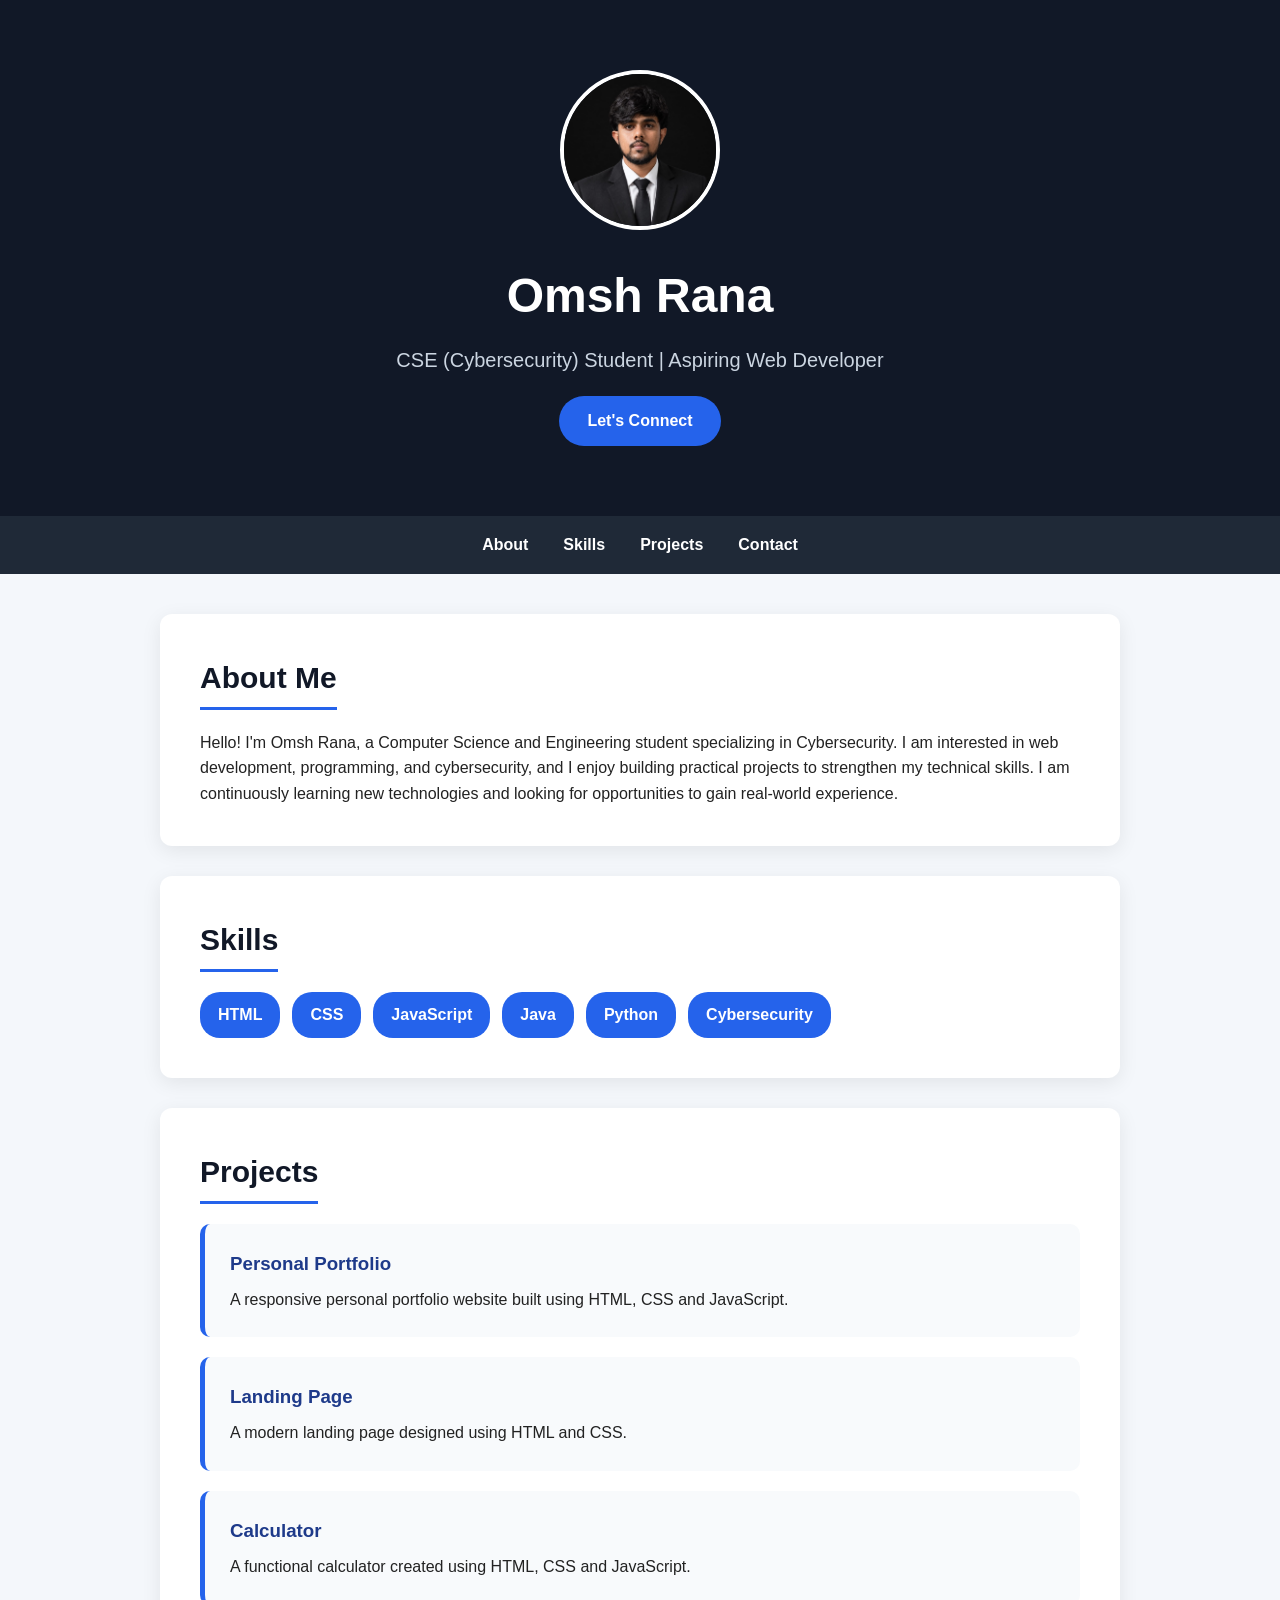
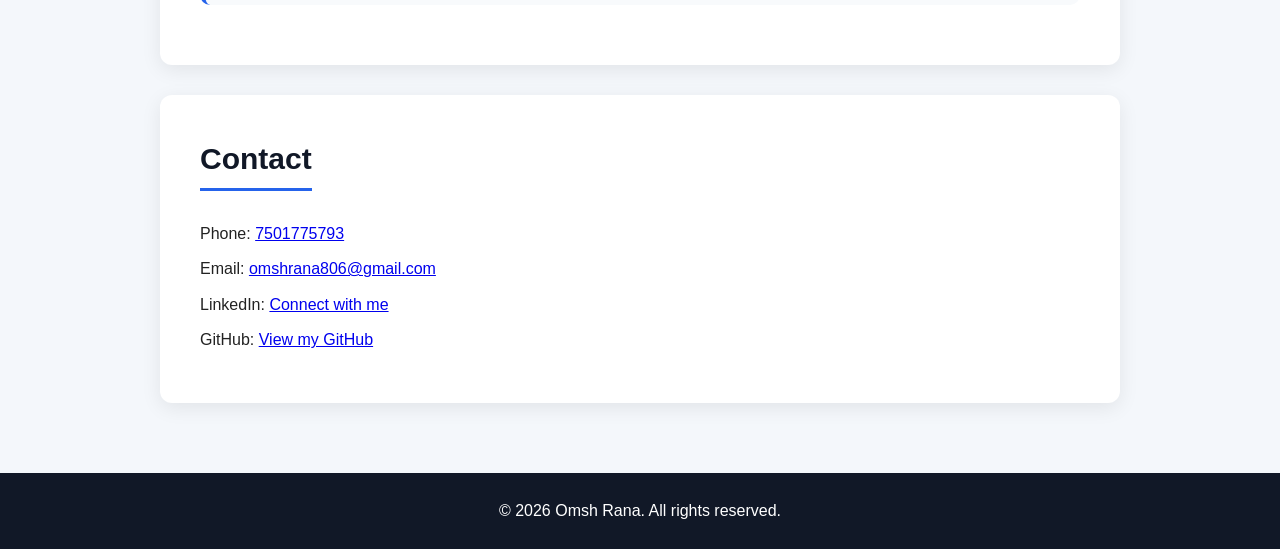
<file: index.html>
<!DOCTYPE html>
<html lang="en">
<head>
    <meta charset="UTF-8">
    <meta name="viewport" content="width=device-width, initial-scale=1.0">
    <title>Omsh Rana | Portfolio</title>
    <link rel="stylesheet" href="style.css">
</head>
<body>
<header>
    <img src="profile.jpg" alt="Omsh Rana" class="profile-photo">

    <h1>Omsh Rana</h1>
    <p>CSE (Cybersecurity) Student | Aspiring Web Developer</p>

    <a href="https://www.linkedin.com/in/omsh-rana-7699b73a4"
       target="_blank"
       class="connect-btn">Let's Connect</a>
</header>

<nav>
    <a href="#about">About</a>
    <a href="#skills">Skills</a>
    <a href="#projects">Projects</a>
    <a href="#contact">Contact</a>
</nav>

<main>

    <section id="about">
        <h2>About Me</h2>
        <p>
    Hello! I'm Omsh Rana, a Computer Science and Engineering student
    specializing in Cybersecurity. I am interested in web development,
    programming, and cybersecurity, and I enjoy building practical
    projects to strengthen my technical skills. I am continuously
    learning new technologies and looking for opportunities to gain
    real-world experience.
</p>
    </section>

    <section id="skills">
        <h2>Skills</h2>
        <ul>
            <li>HTML</li>
            <li>CSS</li>
            <li>JavaScript</li>
            <li>Java</li>
            <li>Python</li>
            <li>Cybersecurity</li>
        </ul>
    </section>

    <section id="projects">
    <h2>Projects</h2>

    <div class="project-card">
        <h3>Personal Portfolio</h3>
        <p>
            A responsive personal portfolio website built using
            HTML, CSS and JavaScript.
        </p>
    </div>

    <div class="project-card">
        <h3>Landing Page</h3>
        <p>
            A modern landing page designed using HTML and CSS.
        </p>
    </div>

    <div class="project-card">
        <h3>Calculator</h3>
        <p>
            A functional calculator created using HTML, CSS and JavaScript.
        </p>
    </div>
    </section>
    <section id="contact">
    <h2>Contact</h2>

    <p>
        Phone:
        <a href="tel:7501775793">7501775793</a>
    </p>

    <p>
        Email:
        <a href="mailto:omshrana806@gmail.com">omshrana806@gmail.com</a>
    </p>

    <p>
        LinkedIn:
        <a href="https://www.linkedin.com/in/omsh-rana-7699b73a4" target="_blank">Connect with me</a>
    </p>

    <p>
        GitHub:
        <a href="https://github.com/omshrana-cs" target="_blank">View my GitHub</a>
    </p>
</section>

</main>

<footer>
    <p>&copy; 2026 Omsh Rana. All rights reserved.</p>
</footer>
<script src="script.js"></script>
</body>
</html>
</file>
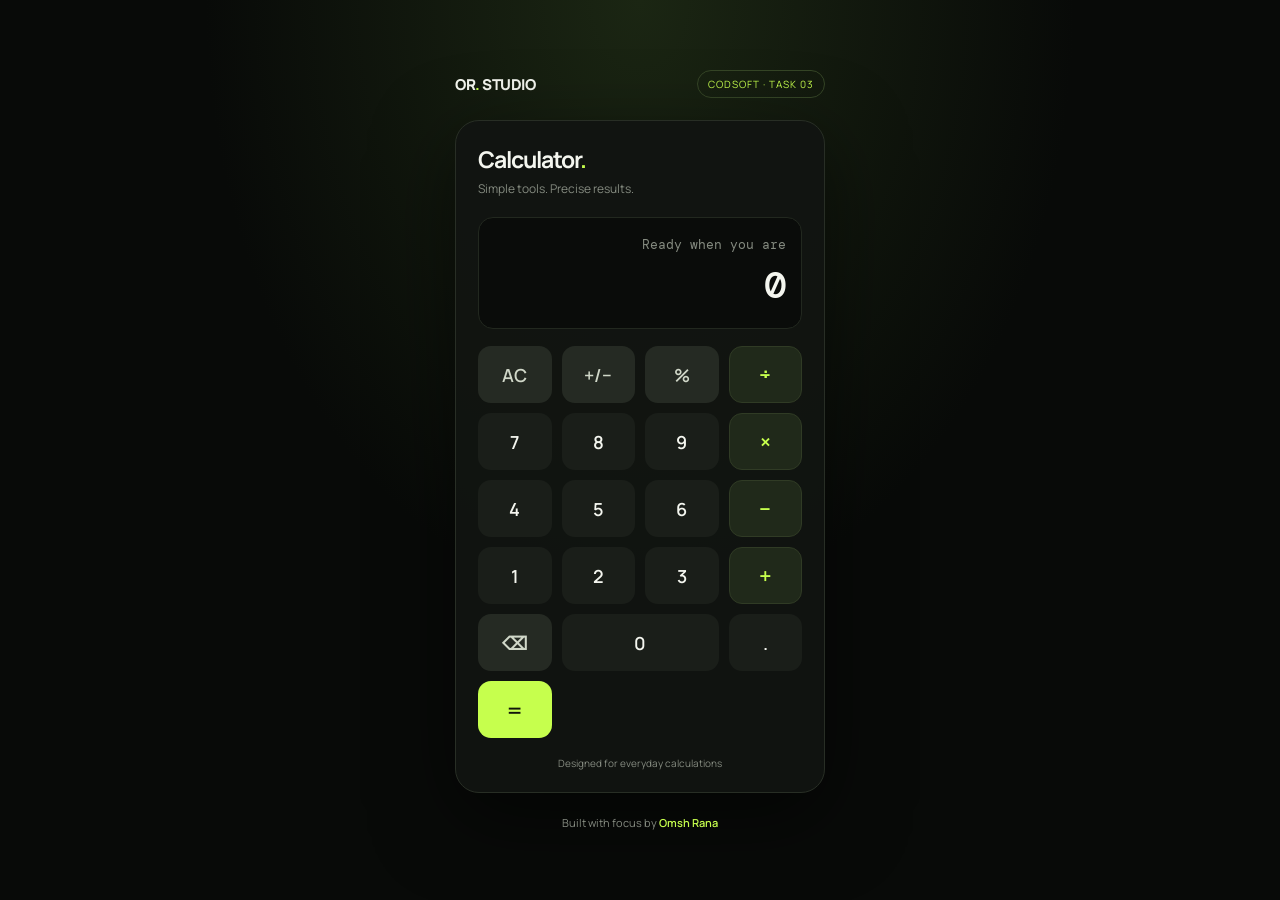
<file: Task3_Calculator/index.html>
<!DOCTYPE html>
<html lang="en">
<head>
    <meta charset="UTF-8">
    <meta name="viewport" content="width=device-width, initial-scale=1.0">
    <title>Calculator | Omsh Rana</title>
    <link rel="stylesheet" href="style.css">
</head>

<body>

    <header class="topbar">
        <div class="brand">OR<span>.</span> STUDIO</div>
        <div class="tag">CODSOFT · TASK 03</div>
    </header>

    <main class="calculator">

        <div class="heading">
            <h1>Calculator<span class="green">.</span></h1>
            <p>Simple tools. Precise results.</p>
        </div>

        <section class="display" aria-label="Calculator display" aria-live="polite">
            <div class="expression" id="expression">Ready when you are</div>
            <div class="result" id="result">0</div>
        </section>

        <div class="keys" id="keys">
            <button class="utility" data-action="clear" aria-label="Clear all">AC</button>
            <button class="utility" data-action="sign" aria-label="Change sign">+/−</button>
            <button class="utility" data-action="percent" aria-label="Percentage">%</button>
            <button class="operator" data-operator="/" aria-label="Divide">÷</button>

            <button data-digit="7">7</button>
            <button data-digit="8">8</button>
            <button data-digit="9">9</button>
            <button class="operator" data-operator="*" aria-label="Multiply">×</button>

            <button data-digit="4">4</button>
            <button data-digit="5">5</button>
            <button data-digit="6">6</button>
            <button class="operator" data-operator="-" aria-label="Subtract">−</button>

            <button data-digit="1">1</button>
            <button data-digit="2">2</button>
            <button data-digit="3">3</button>
            <button class="operator" data-operator="+" aria-label="Add">+</button>

            <button class="utility" data-action="backspace" aria-label="Backspace">⌫</button>
            <button class="zero" data-digit="0">0</button>
            <button data-action="decimal" aria-label="Decimal point">.</button>
            <button class="equals" data-action="equals" aria-label="Equals">=</button>
        </div>

        <p class="history-note">Designed for everyday calculations</p>

    </main>

    <footer>
        Built with focus by <strong>Omsh Rana</strong>
    </footer>

    <script src="script.js"></script>
</body>
</html>
</file>
<file: style.css>
/* ===== General Styles ===== */

* {
    margin: 0;
    padding: 0;
    box-sizing: border-box;
    scroll-behavior: smooth;
}

body {
    font-family: Arial, sans-serif;
    line-height: 1.6;
    background: #f4f7fb;
    color: #222;
}

/* ===== Header ===== */

header {
    background: #111827;
    color: white;
    text-align: center;
    padding: 70px 20px;
}

.profile-photo {
    width: 160px;
    height: 160px;
    object-fit: cover;
    border-radius: 50%;
    border: 4px solid white;
    margin-bottom: 20px;
}

header h1 {
    font-size: 48px;
    margin-bottom: 10px;
}

header p {
    font-size: 20px;
    color: #cbd5e1;
}

/* ===== Navigation ===== */

nav {
    background: #1f2937;
    display: flex;
    justify-content: center;
    gap: 35px;
    padding: 16px;
    position: sticky;
    top: 0;
    z-index: 1000;
}

nav a {
    color: white;
    text-decoration: none;
    font-weight: bold;
    transition: 0.3s;
}

nav a:hover {
    color: #60a5fa;
}

/* ===== Main Sections ===== */

main {
    max-width: 1000px;
    margin: auto;
    padding: 40px 20px;
}

section {
    background: white;
    margin-bottom: 30px;
    padding: 40px;
    border-radius: 12px;
    box-shadow: 0 5px 20px rgba(0, 0, 0, 0.08);
}

section h2 {
    font-size: 30px;
    margin-bottom: 20px;
    color: #111827;
    border-bottom: 3px solid #2563eb;
    display: inline-block;
    padding-bottom: 5px;
}

/* ===== Skills ===== */

#skills ul {
    list-style: none;
    display: flex;
    flex-wrap: wrap;
    gap: 12px;
}

#skills li {
    background: #2563eb;
    color: white;
    padding: 10px 18px;
    border-radius: 20px;
    font-weight: bold;
    transition: 0.3s;
}

#skills li:hover {
    transform: scale(1.08);
}
/* ===== Projects ===== */

.project-card {
    background: #f8fafc;
    padding: 25px;
    margin-bottom: 20px;
    border-left: 5px solid #2563eb;
    border-radius: 10px;
    transition: 0.3s;
}

.project-card:hover {
    transform: translateY(-5px);
    box-shadow: 0 8px 20px rgba(0, 0, 0, 0.12);
}

#projects h3 {
    margin-bottom: 8px;
    color: #1e3a8a;
}

/* ===== Contact ===== */

#contact p {
    margin: 10px 0;
}

/* ===== Footer ===== */

footer {
    background: #111827;
    color: white;
    text-align: center;
    padding: 25px;
}

/* ===== Responsive Design ===== */

@media (max-width: 600px) {

    header h1 {
        font-size: 36px;
    }

    header p {
        font-size: 16px;
    }

    nav {
        gap: 15px;
        flex-wrap: wrap;
    }

    section {
        padding: 25px;
    }
}
/* ===== Connect Button ===== */

.connect-btn {
    display: inline-block;
    margin-top: 20px;
    padding: 12px 28px;
    background: #2563eb;
    color: white;
    text-decoration: none;
    border-radius: 25px;
    font-weight: bold;
    transition: 0.3s;
}

.connect-btn:hover {
    background: #1d4ed8;
    transform: translateY(-2px);
}
</file>
<file: Task3_Calculator/style.css>
@import url('https://fonts.googleapis.com/css2?family=DM+Mono:wght@400;500&family=Manrope:wght@400;500;600;700;800&display=swap');

:root {
    --bg: #080a08;
    --panel: #111411;
    --button: #1a1e19;
    --green: #c6ff4d;
    --text: #f4f6ef;
    --muted: #858b80;
    --border: #282e25;
}

* {
    box-sizing: border-box;
    margin: 0;
    padding: 0;
}

body {
    min-height: 100vh;
    display: flex;
    flex-direction: column;
    align-items: center;
    justify-content: center;
    padding: 28px 16px;

    background:
        radial-gradient(ellipse at top, #1b2613 0%, transparent 48%),
        var(--bg);

    color: var(--text);
    font-family: 'Manrope', sans-serif;
}

.topbar {
    width: min(100%, 370px);
    display: flex;
    justify-content: space-between;
    align-items: center;
    margin-bottom: 22px;
}

.brand {
    font-size: 15px;
    font-weight: 800;
    letter-spacing: -0.5px;
}

.brand span,
.green {
    color: var(--green);
}

.tag {
    font-size: 10px;
    color: var(--green);
    border: 1px solid #354526;
    border-radius: 30px;
    padding: 6px 10px;
    letter-spacing: 1px;
}

.calculator {
    width: min(100%, 370px);
    padding: 22px;
    background: rgba(17, 20, 17, 0.96);
    border: 1px solid var(--border);
    border-radius: 24px;
    box-shadow: 0 24px 80px #0008;
}

.heading {
    margin-bottom: 20px;
}

.heading h1 {
    font-size: 23px;
    letter-spacing: -1px;
}

.heading p {
    color: var(--muted);
    font-size: 12px;
    margin-top: 5px;
}

.display {
    background: #0a0c0a;
    border: 1px solid #22281f;
    border-radius: 15px;
    padding: 18px 15px;
    margin-bottom: 17px;
    text-align: right;
    min-height: 112px;

    display: flex;
    flex-direction: column;
    justify-content: space-between;

    overflow: hidden;
}

.expression {
    color: var(--muted);
    font-family: 'DM Mono', monospace;
    font-size: 13px;
    min-height: 18px;
    overflow-wrap: anywhere;
}

.result {
    font-family: 'DM Mono', monospace;
    font-size: clamp(28px, 8vw, 38px);
    font-weight: 500;
    letter-spacing: -1px;
    overflow-wrap: anywhere;
}

.keys {
    display: grid;
    grid-template-columns: repeat(4, minmax(0, 1fr));
    gap: 10px;
}

button {
    min-width: 0;
    height: 57px;
    border: 1px solid transparent;
    border-radius: 13px;

    background: var(--button);
    color: var(--text);

    font-family: 'Manrope', sans-serif;
    font-size: 18px;
    font-weight: 600;

    cursor: pointer;

    transition:
        background 0.18s,
        transform 0.18s,
        border-color 0.18s;

    -webkit-tap-highlight-color: transparent;
}

button:focus-visible {
    outline: 2px solid var(--green);
    outline-offset: 2px;
}

button:active {
    transform: scale(0.95);
}

.utility {
    color: #d0d7c8;
    background: #252a23;
}

.operator {
    color: var(--green);
    border-color: #303b25;
    background: #20291a;
    font-size: 22px;
}

.equals {
    background: var(--green);
    color: #11150b;
    font-size: 23px;
}

.zero {
    grid-column: span 2;
}

.history-note {
    text-align: center;
    color: var(--muted);
    font-size: 10px;
    margin-top: 18px;
}

footer {
    margin-top: 22px;
    text-align: center;
    font-size: 11px;
    color: var(--muted);
}

footer strong {
    color: var(--green);
    font-weight: 600;
}

@media (hover: hover) and (pointer: fine) {
    button:hover {
        background: #293024;
        border-color: #414a38;
    }

    button.operator:hover {
        background: #2c3920;
    }

    button.equals:hover {
        background: #d6ff80;
    }
}

@media (max-width: 360px) {
    .calculator {
        padding: 16px;
    }

    .keys {
        gap: 7px;
    }

    button {
        height: 52px;
    }
}

@media (prefers-reduced-motion: reduce) {
    *,
    *::before,
    *::after {
        transition: none !important;
    }
}
</file>
